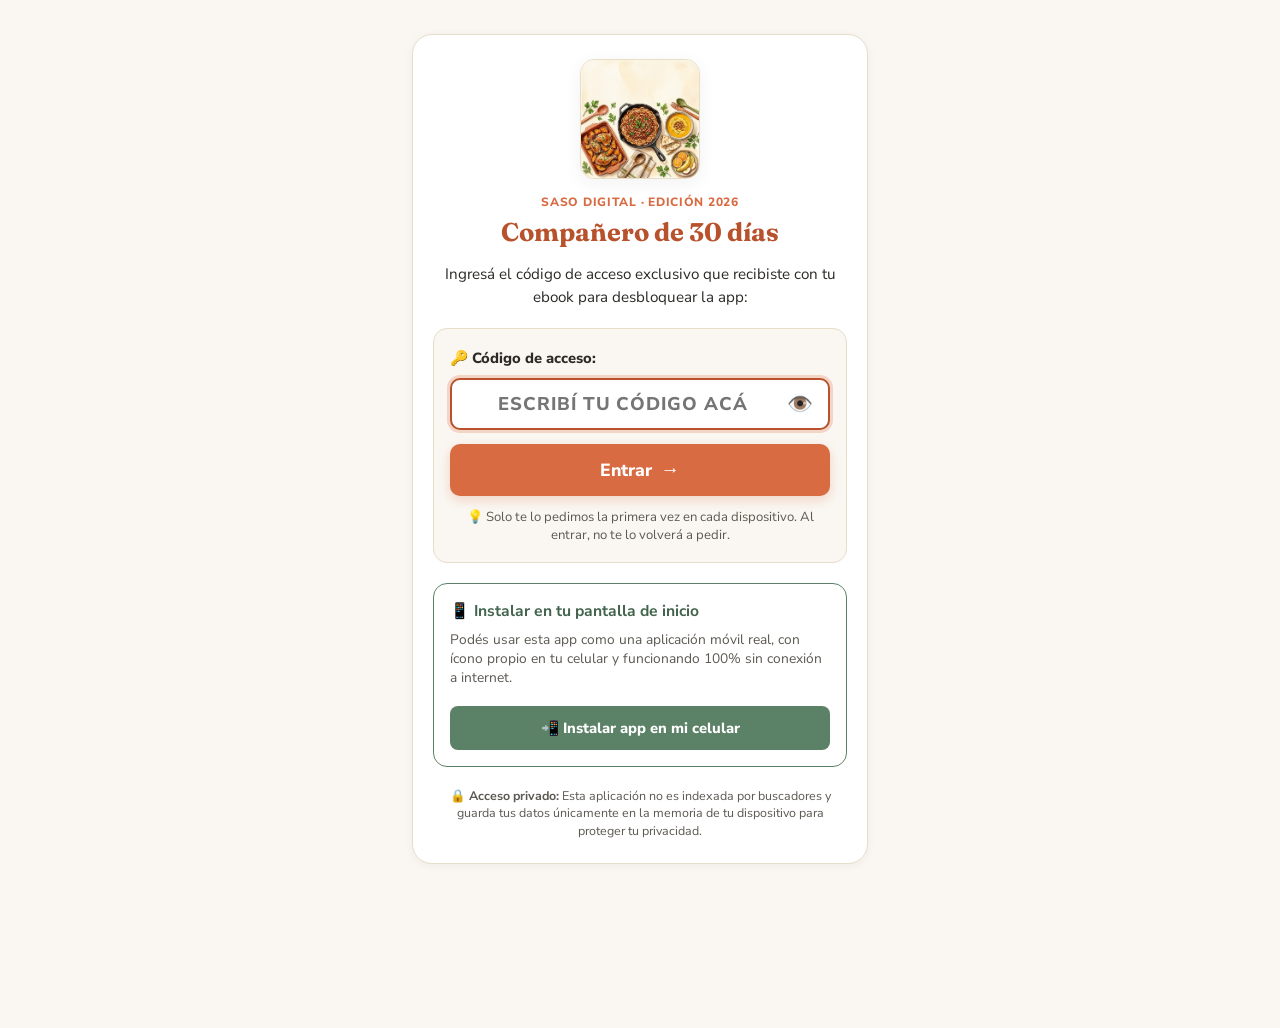
<file: app/index.html>
<!DOCTYPE html>
<html lang="es">
<head>
  <meta charset="UTF-8">
  <meta name="viewport" content="width=device-width, initial-scale=1.0">
  <meta name="robots" content="noindex, nofollow">
  <meta name="theme-color" content="#D96B43">
  <meta name="apple-mobile-web-app-capable" content="yes">
  <meta name="apple-mobile-web-app-status-bar-style" content="default">
  <meta name="apple-mobile-web-app-title" content="Compañero 30">
  <title>Compañero de 30 días · 30 días sin preguntarte qué cocinar · Saso Digital</title>
  <link rel="manifest" href="manifest.json">
  <link rel="apple-touch-icon" href="icono-apple.png">
  <link rel="icon" type="image/png" sizes="192x192" href="icono-192.png">
  <link rel="stylesheet" href="estilos.css">
</head>
<body>

  <!-- CABECERA FIJA CON ACCESO RÁPIDO A PORCIONES Y MODO CHICOS -->
  <header class="top-header no-print">
    <div class="top-header-inner">
      <div>
        <span class="brand-badge">Saso Digital · Edición 2026</span>
        <h1 class="brand-title">Compañero de 30 días</h1>
      </div>

      <div class="header-actions">
        <button type="button" class="portions-pill-btn" onclick="togglePanelPorciones()" aria-label="Configurar porciones del hogar">
          <span>🍽️</span>
          <span id="txtResumenPorcionesHeader">4 personas (base)</span>
          <span style="font-size:0.7rem;">▾</span>
        </button>

        <button type="button" id="btnModoChicos" class="kids-toggle-btn" onclick="toggleModoChicosGlobal()" aria-label="Activar o desactivar Modo con chicos">
          <span id="txtModoChicos">👶 Con chicos</span>
        </button>
      </div>
    </div>
  </header>

  <main class="app-shell">

    <!-- PANEL DESPLEGABLE DE PORCIONES DEL HOGAR -->
    <section id="panelPorcionesGlobal" class="control-panel no-print" style="display:none;" aria-label="Calculadora de porciones">
      <div class="control-panel-title">
        <span>🍽️ Porciones de tu hogar (afecta recetas y compras)</span>
        <button type="button" class="btn-secondary" style="min-height:32px; padding:4px 10px; font-size:0.78rem;" onclick="togglePanelPorciones()">
          Cerrar ✕
        </button>
      </div>

      <div class="quick-portions">
        <button type="button" class="portion-preset-btn" id="preset2" onclick="aplicarPresetPorciones(2)">
          2 personas<br><small style="font-weight:400; font-size:0.75rem;">Mitad (0,5x)</small>
        </button>
        <button type="button" class="portion-preset-btn active" id="preset4" onclick="aplicarPresetPorciones(4)">
          4 personas<br><small style="font-weight:400; font-size:0.75rem;">Receta base (1x)</small>
        </button>
        <button type="button" class="portion-preset-btn" id="preset6" onclick="aplicarPresetPorciones(6)">
          6 personas<br><small style="font-weight:400; font-size:0.75rem;">+50 % (1,5x)</small>
        </button>
      </div>

      <div class="family-counters">
        <div class="counter-box">
          <div class="counter-label">
            Adultos
            <small>1 porción c/u</small>
          </div>
          <div class="counter-controls">
            <button type="button" class="counter-step-btn" onclick="ajustarIntegranteHogar('adultos', -1)">−</button>
            <span class="counter-value" id="valAdultos">4</span>
            <button type="button" class="counter-step-btn" onclick="ajustarIntegranteHogar('adultos', 1)">+</button>
          </div>
        </div>

        <div class="counter-box">
          <div class="counter-label">
            Chicos (&lt; 4 años)
            <small>1/3 a 1/2 porción</small>
          </div>
          <div class="counter-controls">
            <button type="button" class="counter-step-btn" onclick="ajustarIntegranteHogar('menores4', -1)">−</button>
            <span class="counter-value" id="valMenores4">0</span>
            <button type="button" class="counter-step-btn" onclick="ajustarIntegranteHogar('menores4', 1)">+</button>
          </div>
        </div>

        <div class="counter-box">
          <div class="counter-label">
            Chicos (4 a 8 años)
            <small>1/2 a 2/3 porción</small>
          </div>
          <div class="counter-controls">
            <button type="button" class="counter-step-btn" onclick="ajustarIntegranteHogar('chicos4a8', -1)">−</button>
            <span class="counter-value" id="valChicos4a8">0</span>
            <button type="button" class="counter-step-btn" onclick="ajustarIntegranteHogar('chicos4a8', 1)">+</button>
          </div>
        </div>
      </div>

      <div class="portion-disclaimer">
        💡 <strong>Cantidades orientativas:</strong> Se redondean a medidas caseras prácticas (ej. 1/2 cebolla) y actualizan automáticamente tus listas de compras semanales.
      </div>
    </section>

    <!-- CONTENEDOR DINÁMICO DE LAS 10 FUNCIONES -->
    <div id="mainContenidoApp"></div>

    <!-- PIE DE PÁGINA CON AVISO PROFESIONAL -->
    <footer class="legal-footer no-print">
      <strong>Compañero de 30 días · Saso Digital</strong><br>
      <span id="textoAvisoLegal"></span>
    </footer>

  </main>

  <!-- BARRA DE NAVEGACIÓN INFERIOR MÓVIL (5 PESTAÑAS) -->
  <nav class="bottom-nav no-print" aria-label="Navegación principal">
    <div class="bottom-nav-inner">
      <button type="button" class="bottom-tab active" id="tabBottom_hoy" onclick="irAPantalla('hoy')">
        <span class="bottom-tab-icon">🏠</span>
        <span>Hoy</span>
      </button>
      <button type="button" class="bottom-tab" id="tabBottom_calendario" onclick="irAPantalla('calendario')">
        <span class="bottom-tab-icon">📅</span>
        <span>Calendario</span>
      </button>
      <button type="button" class="bottom-tab" id="tabBottom_compras" onclick="irAPantalla('compras')">
        <span class="bottom-tab-icon">🛒</span>
        <span>Compras</span>
      </button>
      <button type="button" class="bottom-tab" id="tabBottom_mis_recetas" onclick="irAPantalla('mis_recetas')">
        <span class="bottom-tab-icon">📒</span>
        <span>Mis recetas</span>
      </button>
      <button type="button" class="bottom-tab" id="tabBottom_extras" onclick="irAPantalla('extras')">
        <span class="bottom-tab-icon">🥐</span>
        <span>Extras</span>
      </button>
      <button type="button" class="bottom-tab" id="tabBottom_seguridad" onclick="irAPantalla('seguridad')">
        <span class="bottom-tab-icon">🛡️</span>
        <span>Seguridad</span>
      </button>
    </div>
  </nav>

  <script src="datos.js?v=2"></script>
  <script src="logica.js?v=2"></script>
  <script src="app.js?v=2"></script>
</body>
</html>
</file>
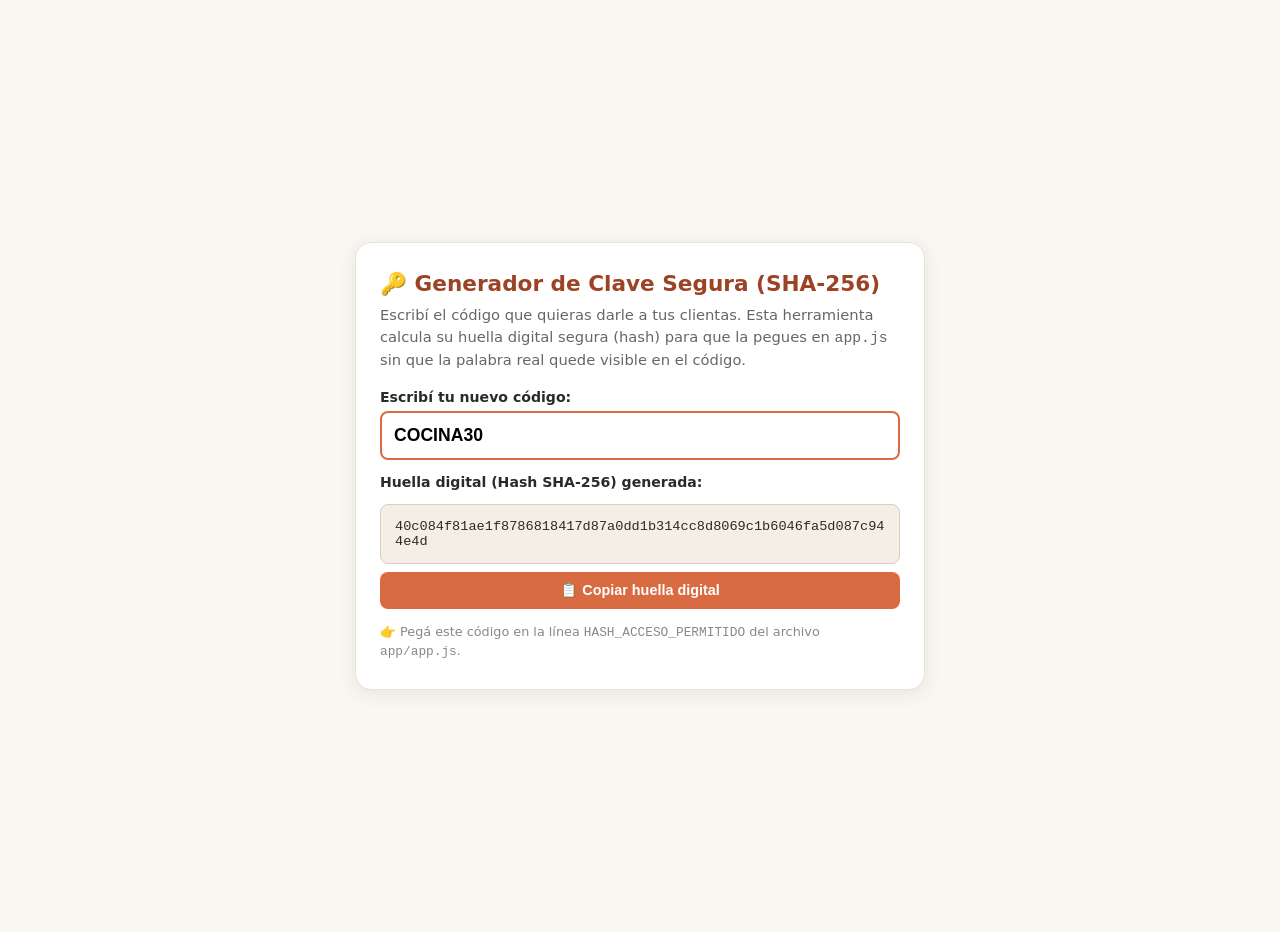
<file: app/generador-codigo.html>
<!DOCTYPE html>
<html lang="es">
<head>
  <meta charset="UTF-8">
  <meta name="viewport" content="width=device-width, initial-scale=1.0">
  <meta name="robots" content="noindex, nofollow">
  <title>Generador de Claves Seguras · Saso Digital</title>
  <style>
    body {
      font-family: system-ui, -apple-system, sans-serif;
      background: #FAF7F2;
      color: #2B2A27;
      display: flex;
      align-items: center;
      justify-content: center;
      min-height: 100vh;
      margin: 0;
      padding: 16px;
    }
    .card {
      background: #FFFFFF;
      max-width: 520px;
      width: 100%;
      padding: 28px 24px;
      border-radius: 16px;
      box-shadow: 0 4px 20px rgba(0,0,0,0.08);
      border: 1px solid #E8E2D8;
    }
    h1 {
      font-size: 1.35rem;
      margin: 0 0 8px 0;
      color: #9C4325;
    }
    p {
      font-size: 0.92rem;
      color: #666;
      line-height: 1.5;
      margin: 0 0 18px 0;
    }
    label {
      font-weight: 700;
      font-size: 0.88rem;
      display: block;
      margin-bottom: 6px;
    }
    input {
      width: 100%;
      box-sizing: border-box;
      padding: 12px;
      font-size: 1.1rem;
      font-weight: 700;
      text-transform: uppercase;
      border: 2px solid #D96B43;
      border-radius: 8px;
      margin-bottom: 14px;
    }
    .result-box {
      background: #F4EFE6;
      padding: 14px;
      border-radius: 8px;
      margin-top: 14px;
      word-break: break-all;
      font-family: monospace;
      font-size: 0.85rem;
      border: 1px solid #D9CFC1;
    }
    button {
      background: #D96B43;
      color: #FFFFFF;
      border: none;
      padding: 10px 16px;
      border-radius: 8px;
      font-weight: 700;
      cursor: pointer;
      font-size: 0.9rem;
      margin-top: 8px;
      width: 100%;
    }
    button:hover {
      background: #9C4325;
    }
  </style>
</head>
<body>

  <div class="card">
    <h1>🔑 Generador de Clave Segura (SHA-256)</h1>
    <p>Escribí el código que quieras darle a tus clientas. Esta herramienta calcula su huella digital segura (hash) para que la pegues en <code>app.js</code> sin que la palabra real quede visible en el código.</p>

    <label for="codigoInput">Escribí tu nuevo código:</label>
    <input type="text" id="codigoInput" value="COCINA30" placeholder="Ej: COCINA30" oninput="generarHash()">

    <label>Huella digital (Hash SHA-256) generada:</label>
    <div class="result-box" id="resultadoHash"></div>

    <button type="button" onclick="copiarHash()">📋 Copiar huella digital</button>

    <div style="font-size:0.8rem; color:#888; margin-top:14px; line-height:1.4;">
      👉 Pegá este código en la línea <code>HASH_ACCESO_PERMITIDO</code> del archivo <code>app/app.js</code>.
    </div>
  </div>

  <script>
    async function sha256(cadena) {
      const buffer = new TextEncoder().encode(cadena);
      const hashBuffer = await crypto.subtle.digest("SHA-256", buffer);
      const hashArray = Array.from(new Uint8Array(hashBuffer));
      return hashArray.map(b => b.toString(16).padStart(2, "0")).join("");
    }

    async function generarHash() {
      const texto = document.getElementById("codigoInput").value.trim().toUpperCase();
      const hash = await sha256(texto);
      document.getElementById("resultadoHash").textContent = hash;
    }

    function copiarHash() {
      const hash = document.getElementById("resultadoHash").textContent;
      navigator.clipboard.writeText(hash).then(() => {
        alert("¡Huella copiada al portapapeles!");
      });
    }

    generarHash();
  </script>

</body>
</html>
</file>
<file: app/estilos.css>
/* ==========================================================================
   COMPAÑERO DE 30 DÍAS · SASO DIGITAL (EDICIÓN 2026)
   Hoja de estilos Mobile-First (360px a escritorio) · Identidad Visual Ebook
   ========================================================================== */

@font-face {
  font-family: 'Fraunces';
  src: url('fuentes/Fraunces.ttf') format('truetype');
  font-weight: 400 700;
  font-display: swap;
}

@font-face {
  font-family: 'Nunito Sans';
  src: url('fuentes/NunitoSans.ttf') format('truetype');
  font-weight: 400 600 700 800;
  font-display: swap;
}

:root {
  --bg-cream: #FAF7F2;
  --bg-card: #FFFFFF;
  --bg-subtle: #F4EFE6;
  --text-dark: #2B2A27;
  --text-muted: #5C5852;
  --border-soft: #E6DEC8;
  --accent-terracotta: #D96B43;
  --accent-terracotta-dark: #B8522D;
  --accent-terracotta-light: #F7EBE4;
  --accent-sage: #5B8266;
  --accent-sage-dark: #43644C;
  --accent-sage-light: #EBF2EC;
  --accent-mustard: #D99B38;
  --accent-mustard-light: #FDF5E6;
  --alert-orange-bg: #FFF7ED;
  --alert-orange-border: #F97316;
  --alert-orange-text: #9A3412;
  --radius-sm: 8px;
  --radius-md: 14px;
  --radius-lg: 20px;
  --shadow-soft: 0 4px 18px rgba(43, 42, 39, 0.06);
  --shadow-card: 0 2px 10px rgba(43, 42, 39, 0.05);
}

*, *::before, *::after {
  box-sizing: border-box;
}

html {
  font-size: 16px;
  -webkit-text-size-adjust: 100%;
  scroll-behavior: smooth;
}

body {
  margin: 0;
  padding: 0;
  font-family: 'Nunito Sans', -apple-system, BlinkMacSystemFont, 'Segoe UI', Roboto, sans-serif;
  background-color: var(--bg-cream);
  color: var(--text-dark);
  line-height: 1.5;
  padding-bottom: 92px; /* Espacio para la barra inferior móvil */
}

h1, h2, h3, .serif-title {
  font-family: 'Fraunces', Georgia, serif;
  color: var(--text-dark);
  line-height: 1.2;
  margin-top: 0;
}

/* Contenedor principal centrado */
.app-shell {
  max-width: 680px;
  margin: 0 auto;
  padding: 14px 14px 32px;
}

/* Cabecera editorial cálida */
.top-header {
  background: var(--bg-card);
  border-bottom: 1px solid var(--border-soft);
  padding: 12px 16px;
  position: sticky;
  top: 0;
  z-index: 40;
  box-shadow: 0 2px 8px rgba(43, 42, 39, 0.04);
}

.top-header-inner {
  max-width: 680px;
  margin: 0 auto;
  display: flex;
  align-items: center;
  justify-content: space-between;
  gap: 10px;
}

.brand-badge {
  font-size: 0.75rem;
  font-weight: 800;
  text-transform: uppercase;
  letter-spacing: 0.06em;
  color: var(--accent-terracotta);
  display: block;
}

.brand-title {
  font-family: 'Fraunces', Georgia, serif;
  font-size: 1.15rem;
  font-weight: 700;
  margin: 0;
  color: var(--text-dark);
}

/* Interruptor Modo con Chicos en cabecera */
.kids-toggle-btn {
  display: inline-flex;
  align-items: center;
  gap: 6px;
  min-height: 44px;
  padding: 8px 14px;
  border-radius: 999px;
  border: 1.5px solid var(--border-soft);
  background: var(--bg-cream);
  color: var(--text-dark);
  font-family: inherit;
  font-size: 0.88rem;
  font-weight: 700;
  cursor: pointer;
  transition: all 0.18s ease;
  white-space: nowrap;
}

.kids-toggle-btn.active {
  background: var(--accent-sage-light);
  border-color: var(--accent-sage);
  color: var(--accent-sage-dark);
}

/* Tarjeta de control de porciones */
.control-panel {
  background: var(--bg-card);
  border: 1px solid var(--border-soft);
  border-radius: var(--radius-md);
  padding: 16px;
  margin-bottom: 16px;
  box-shadow: var(--shadow-card);
}

.control-panel-title {
  font-size: 0.95rem;
  font-weight: 800;
  color: var(--accent-sage-dark);
  margin: 0 0 10px 0;
  display: flex;
  align-items: center;
  justify-content: space-between;
  flex-wrap: wrap;
  gap: 6px;
}

.quick-portions {
  display: grid;
  grid-template-columns: repeat(3, 1fr);
  gap: 8px;
  margin-bottom: 12px;
}

.portion-preset-btn {
  min-height: 46px;
  border-radius: var(--radius-sm);
  border: 1.5px solid var(--border-soft);
  background: var(--bg-cream);
  color: var(--text-dark);
  font-family: inherit;
  font-size: 0.9rem;
  font-weight: 700;
  cursor: pointer;
  padding: 6px 8px;
  transition: all 0.15s ease;
}

.portion-preset-btn.active {
  background: var(--accent-terracotta);
  border-color: var(--accent-terracotta);
  color: #FFFFFF;
}

.family-counters {
  display: grid;
  grid-template-columns: repeat(3, 1fr);
  gap: 8px;
  padding-top: 8px;
  border-top: 1px dashed var(--border-soft);
}

@media (max-width: 420px) {
  .family-counters {
    grid-template-columns: 1fr;
  }
}

.counter-box {
  background: var(--bg-cream);
  border-radius: var(--radius-sm);
  padding: 8px 10px;
  display: flex;
  align-items: center;
  justify-content: space-between;
  gap: 8px;
}

.counter-label {
  font-size: 0.85rem;
  font-weight: 700;
  line-height: 1.2;
}

.counter-label small {
  display: block;
  font-weight: 400;
  font-size: 0.76rem;
  color: var(--text-muted);
}

.counter-controls {
  display: inline-flex;
  align-items: center;
  gap: 6px;
}

.counter-step-btn {
  width: 38px;
  height: 38px;
  border-radius: 8px;
  border: 1px solid var(--border-soft);
  background: #FFFFFF;
  color: var(--text-dark);
  font-size: 1.15rem;
  font-weight: 800;
  cursor: pointer;
  display: inline-flex;
  align-items: center;
  justify-content: center;
}

.counter-value {
  min-width: 22px;
  text-align: center;
  font-weight: 800;
  font-size: 1rem;
}

.portion-disclaimer {
  margin-top: 10px;
  font-size: 0.8rem;
  color: var(--text-muted);
  background: var(--bg-subtle);
  padding: 8px 12px;
  border-radius: var(--radius-sm);
}

/* Selector horizontal de las 5 recetas de muestra (Fase 1) */
.sample-selector {
  display: flex;
  gap: 8px;
  overflow-x: auto;
  padding-bottom: 8px;
  margin-bottom: 14px;
  -webkit-overflow-scrolling: touch;
}

.sample-tab-btn {
  min-height: 46px;
  padding: 8px 14px;
  border-radius: 999px;
  border: 1.5px solid var(--border-soft);
  background: var(--bg-card);
  color: var(--text-dark);
  font-family: inherit;
  font-size: 0.88rem;
  font-weight: 700;
  cursor: pointer;
  white-space: nowrap;
  flex-shrink: 0;
  transition: all 0.15s ease;
}

.sample-tab-btn.active {
  background: var(--accent-sage);
  border-color: var(--accent-sage);
  color: #FFFFFF;
}

/* ==========================================================================
   FICHA DE RECETA (DISEÑO EDITORIAL INTERACTIVO)
   ========================================================================== */
.recipe-card {
  background: var(--bg-card);
  border: 1px solid var(--border-soft);
  border-radius: var(--radius-lg);
  overflow: hidden;
  box-shadow: var(--shadow-soft);
  margin-bottom: 20px;
}

.recipe-hero {
  position: relative;
  background: #F6F1E9;
  border-bottom: 1px solid var(--border-soft);
}

.recipe-hero img {
  width: 100%;
  max-height: 250px;
  object-fit: contain;
  display: block;
  margin: 0 auto;
}

.recipe-hero-placeholder {
  padding: 24px 20px;
  background: linear-gradient(135deg, var(--accent-sage-light), var(--accent-mustard-light));
  text-align: center;
}

.recipe-body {
  padding: 18px 16px 22px;
}

.recipe-tags-row {
  display: flex;
  flex-wrap: wrap;
  gap: 6px;
  margin-bottom: 10px;
}

.tag-chip {
  font-size: 0.76rem;
  font-weight: 800;
  padding: 4px 10px;
  border-radius: 999px;
  text-transform: uppercase;
  letter-spacing: 0.03em;
}

.tag-chip.protein {
  background: var(--accent-terracotta-light);
  color: var(--accent-terracotta-dark);
}

.tag-chip.kids {
  background: var(--accent-sage-light);
  color: var(--accent-sage-dark);
}

.tag-chip.batch {
  background: var(--accent-mustard-light);
  color: #85581A;
  border: 1px solid #F3D299;
}

.recipe-title {
  font-size: 1.45rem;
  margin: 0 0 12px 0;
  color: var(--text-dark);
}

/* Píldoras de tiempo, dificultad y kcal */
.recipe-meta-grid {
  display: grid;
  grid-template-columns: repeat(3, 1fr);
  gap: 8px;
  margin-bottom: 16px;
}

.meta-pill {
  background: var(--bg-cream);
  border: 1px solid var(--border-soft);
  border-radius: var(--radius-sm);
  padding: 8px 10px;
  text-align: center;
}

.meta-pill-label {
  display: block;
  font-size: 0.74rem;
  color: var(--text-muted);
  text-transform: uppercase;
  font-weight: 700;
}

.meta-pill-val {
  font-size: 0.95rem;
  font-weight: 800;
  color: var(--text-dark);
}

/* Botón interactivo cuando una receta usa la Base de pollo */
.base-link-banner {
  background: var(--accent-mustard-light);
  border: 1.5px solid #F0C987;
  border-radius: var(--radius-sm);
  padding: 10px 14px;
  margin-bottom: 16px;
  display: flex;
  align-items: center;
  justify-content: space-between;
  gap: 10px;
  flex-wrap: wrap;
}

.base-link-btn {
  min-height: 40px;
  padding: 6px 12px;
  border-radius: 8px;
  border: none;
  background: var(--accent-terracotta);
  color: #FFFFFF;
  font-family: inherit;
  font-weight: 700;
  font-size: 0.85rem;
  cursor: pointer;
}

/* Bloques de Ingredientes y Preparación */
.section-subtitle {
  font-size: 0.92rem;
  font-weight: 800;
  text-transform: uppercase;
  letter-spacing: 0.05em;
  color: var(--accent-sage-dark);
  border-bottom: 2px solid var(--border-soft);
  padding-bottom: 6px;
  margin: 18px 0 12px 0;
  display: flex;
  align-items: center;
  justify-content: space-between;
}

.ing-list {
  list-style: none;
  padding: 0;
  margin: 0 0 18px 0;
}

.ing-item {
  display: flex;
  align-items: center;
  justify-content: space-between;
  gap: 10px;
  padding: 10px 8px;
  border-bottom: 1px dotted var(--border-soft);
  cursor: pointer;
  min-height: 46px;
  border-radius: 6px;
  transition: background 0.12s ease;
}

.ing-item:hover {
  background: var(--bg-cream);
}

.ing-item.checked {
  opacity: 0.55;
  text-decoration: line-through;
}

.ing-left {
  display: flex;
  align-items: center;
  gap: 10px;
  font-size: 1rem;
}

.ing-checkbox {
  width: 22px;
  height: 22px;
  border-radius: 6px;
  border: 2px solid var(--accent-sage);
  display: inline-flex;
  align-items: center;
  justify-content: center;
  flex-shrink: 0;
  background: #FFFFFF;
  color: #FFFFFF;
  font-size: 0.85rem;
  font-weight: 800;
}

.ing-item.checked .ing-checkbox {
  background: var(--accent-sage);
}

.ing-qty {
  font-weight: 800;
  color: var(--accent-terracotta-dark);
  font-size: 1rem;
  white-space: nowrap;
}

/* Pasos de preparación */
.steps-list {
  list-style: none;
  padding: 0;
  margin: 0 0 18px 0;
  counter-reset: step-counter;
}

.step-item {
  position: relative;
  padding: 12px 12px 12px 48px;
  background: var(--bg-cream);
  border-radius: var(--radius-sm);
  margin-bottom: 10px;
  font-size: 1rem;
  line-height: 1.5;
}

.step-num {
  position: absolute;
  left: 12px;
  top: 12px;
  width: 26px;
  height: 26px;
  border-radius: 50%;
  background: var(--accent-terracotta);
  color: #FFFFFF;
  font-weight: 800;
  font-size: 0.85rem;
  display: flex;
  align-items: center;
  justify-content: center;
}

/* Recuadros editoriales de seguridad, señales y variantes (igual que el ebook) */
.info-box {
  padding: 12px 14px;
  border-radius: var(--radius-sm);
  margin-bottom: 10px;
  font-size: 0.94rem;
  line-height: 1.45;
  border-left: 4px solid #CCC;
}

.info-box strong {
  display: block;
  margin-bottom: 2px;
}

.info-box.cue-brown {
  background: #FAF4ED;
  border-left-color: #D97706;
  color: #78350F;
}

.info-box.cue-green {
  background: #F0FDF4;
  border-left-color: #22C55E;
  color: #166534;
}

.info-box.cue-orange {
  background: var(--alert-orange-bg);
  border-left-color: var(--alert-orange-border);
  color: var(--alert-orange-text);
}

.info-box.cue-fridge {
  background: #F8FAFC;
  border-left-color: #64748B;
  color: #334155;
}

.variants-grid {
  display: grid;
  grid-template-columns: 1fr 1fr;
  gap: 10px;
  margin: 12px 0;
}

@media (max-width: 480px) {
  .variants-grid {
    grid-template-columns: 1fr;
  }
}

.variant-card {
  background: var(--bg-cream);
  border: 1.5px solid var(--border-soft);
  border-radius: var(--radius-sm);
  padding: 12px 14px;
  font-size: 0.94rem;
}

.variant-card.kids-highlighted {
  background: var(--accent-sage-light);
  border-color: var(--accent-sage);
  box-shadow: 0 0 0 2px rgba(91, 130, 102, 0.18);
}

.variant-card strong {
  display: block;
  color: var(--accent-terracotta-dark);
  margin-bottom: 4px;
}

.variant-card.kids-highlighted strong {
  color: var(--accent-sage-dark);
}

/* Botón principal de acción (Hecho) */
.done-meal-btn {
  width: 100%;
  min-height: 52px;
  border-radius: var(--radius-md);
  border: 2px solid var(--accent-sage);
  background: #FFFFFF;
  color: var(--accent-sage-dark);
  font-family: inherit;
  font-size: 1.05rem;
  font-weight: 800;
  cursor: pointer;
  display: flex;
  align-items: center;
  justify-content: center;
  gap: 8px;
  margin-top: 14px;
  transition: all 0.18s ease;
}

.done-meal-btn.completed {
  background: var(--accent-sage);
  color: #FFFFFF;
}

/* Pie legal y nutricional permanente */
.legal-footer {
  margin-top: 24px;
  padding: 14px 16px;
  background: var(--bg-subtle);
  border: 1px solid var(--border-soft);
  border-radius: var(--radius-md);
  font-size: 0.82rem;
  color: var(--text-muted);
  line-height: 1.45;
}



/* ==========================================================================
   ESTILOS FASE 2: NAVEGACIÓN, CAMBIO DE COMIDA, DEPENDENCIAS Y COMPRAS
   ========================================================================== */

.phase-nav {
  display: grid;
  grid-template-columns: repeat(3, 1fr);
  gap: 8px;
  margin-bottom: 16px;
}

.phase-nav-btn {
  min-height: 48px;
  border-radius: var(--radius-sm);
  border: 1.5px solid var(--border-soft);
  background: var(--bg-card);
  color: var(--text-dark);
  font-family: inherit;
  font-size: 0.88rem;
  font-weight: 800;
  cursor: pointer;
  padding: 8px 6px;
  text-align: center;
  transition: all 0.15s ease;
}

.phase-nav-btn.active {
  background: var(--accent-terracotta);
  border-color: var(--accent-terracotta);
  color: #FFFFFF;
  box-shadow: 0 3px 10px rgba(217, 107, 67, 0.25);
}

/* Tarjetas de turnos del día (Almuerzo / Cena) */
.day-slot-card {
  background: var(--bg-card);
  border: 1.5px solid var(--border-soft);
  border-radius: var(--radius-md);
  padding: 16px;
  margin-bottom: 14px;
  box-shadow: var(--shadow-card);
}

.day-slot-header {
  display: flex;
  align-items: center;
  justify-content: space-between;
  gap: 8px;
  margin-bottom: 8px;
  flex-wrap: wrap;
}

.slot-moment-badge {
  font-size: 0.8rem;
  font-weight: 800;
  text-transform: uppercase;
  letter-spacing: 0.05em;
  color: var(--accent-terracotta-dark);
}

.slot-recipe-name {
  font-family: 'Fraunces', Georgia, serif;
  font-size: 1.2rem;
  margin: 0 0 8px 0;
  color: var(--text-dark);
}

.slot-badges-row {
  display: flex;
  flex-wrap: wrap;
  gap: 6px;
  margin-bottom: 12px;
}

.slot-actions-row {
  display: flex;
  gap: 8px;
  flex-wrap: wrap;
}

.btn-secondary, .btn-primary-sm {
  min-height: 44px;
  padding: 8px 14px;
  border-radius: var(--radius-sm);
  font-family: inherit;
  font-size: 0.9rem;
  font-weight: 700;
  cursor: pointer;
  display: inline-flex;
  align-items: center;
  justify-content: center;
  gap: 6px;
  transition: all 0.15s ease;
}

.btn-secondary {
  border: 1.5px solid var(--border-soft);
  background: var(--bg-cream);
  color: var(--text-dark);
}

.btn-primary-sm {
  border: 1.5px solid var(--accent-sage);
  background: var(--accent-sage);
  color: #FFFFFF;
}

/* Panel desplegable de Cambio de Comida y Dependencias */
.swap-panel {
  margin-top: 14px;
  padding-top: 14px;
  border-top: 2px dashed var(--border-soft);
}

.dependency-alert {
  background: #FFFBEB;
  border: 1.5px solid #F59E0B;
  border-left: 5px solid #D97706;
  border-radius: var(--radius-sm);
  padding: 12px 14px;
  margin-bottom: 12px;
  font-size: 0.92rem;
  color: #78350F;
}

.dependency-alert strong {
  display: block;
  margin-bottom: 4px;
  font-size: 0.95rem;
}

.alt-option-card {
  background: var(--bg-cream);
  border: 1.5px solid var(--border-soft);
  border-radius: var(--radius-sm);
  padding: 12px;
  margin-bottom: 8px;
  display: flex;
  align-items: center;
  justify-content: space-between;
  gap: 10px;
  flex-wrap: wrap;
}

.alt-option-info h4 {
  margin: 0 0 4px 0;
  font-size: 1rem;
  color: var(--text-dark);
}

.alt-option-meta {
  font-size: 0.82rem;
  color: var(--text-muted);
  font-weight: 600;
}

/* ==========================================================================
   LISTA DE COMPRAS POR SEMANA Y POR SECTOR
   ========================================================================== */
.week-selector-bar {
  display: flex;
  gap: 8px;
  overflow-x: auto;
  padding-bottom: 8px;
  margin-bottom: 14px;
}

.shop-actions-bar {
  display: flex;
  gap: 8px;
  flex-wrap: wrap;
  margin-bottom: 16px;
}

.shop-sector-card {
  background: var(--bg-card);
  border: 1px solid var(--border-soft);
  border-radius: var(--radius-md);
  padding: 14px 16px;
  margin-bottom: 14px;
  box-shadow: var(--shadow-card);
}

.shop-sector-title {
  font-size: 1rem;
  font-weight: 800;
  color: var(--accent-terracotta-dark);
  border-bottom: 2px solid var(--border-soft);
  padding-bottom: 6px;
  margin: 0 0 10px 0;
  display: flex;
  align-items: center;
  justify-content: space-between;
}

.shop-row {
  display: flex;
  align-items: center;
  justify-content: space-between;
  gap: 10px;
  padding: 10px 6px;
  border-bottom: 1px dotted var(--border-soft);
  min-height: 48px;
}

.shop-row:last-child {
  border-bottom: none;
}

.shop-row.status-tengo {
  opacity: 0.5;
  background: #F8FAFC;
  border-radius: 6px;
}

.shop-row.status-comprado {
  opacity: 0.55;
  text-decoration: line-through;
}

.shop-item-main {
  display: flex;
  align-items: center;
  gap: 10px;
  flex: 1;
  cursor: pointer;
}

.shop-item-text strong {
  color: var(--text-dark);
  font-size: 0.98rem;
}

.shop-item-qty {
  color: var(--accent-terracotta-dark);
  font-weight: 800;
  font-size: 0.95rem;
}

.shop-item-detail {
  display: block;
  font-size: 0.78rem;
  color: var(--text-muted);
}

.btn-tengo {
  min-height: 36px;
  padding: 4px 10px;
  border-radius: 999px;
  border: 1.5px solid var(--border-soft);
  background: var(--bg-cream);
  color: var(--text-muted);
  font-family: inherit;
  font-size: 0.78rem;
  font-weight: 700;
  cursor: pointer;
  white-space: nowrap;
  flex-shrink: 0;
}

.btn-tengo.active {
  background: var(--accent-sage-light);
  border-color: var(--accent-sage);
  color: var(--accent-sage-dark);
}

/* Vista de impresión limpia para la lista de compras */
@media print {
  .top-header, .phase-nav, .control-panel, .week-selector-bar, .shop-actions-bar, .btn-tengo, .no-print {
    display: none !important;
  }
  body {
    background: #FFFFFF !important;
    padding: 0 !important;
  }
  .app-shell {
    max-width: 100% !important;
    padding: 0 !important;
  }
  .shop-sector-card {
    box-shadow: none !important;
    break-inside: avoid;
    page-break-inside: avoid;
    border: 1px solid #CCC !important;
    margin-bottom: 10px !important;
  }
  .shop-row.status-tengo {
    display: none !important; /* No imprimir lo que ya tiene en casa */
  }
}


/* ==========================================================================
   ESTILOS FASE 3: BARRA INFERIOR MÓVIL, HOY, PROGRESO, HOY NO PUEDO,
   CALENDARIO SEMANAL, CICLO EXTRAS Y SEGURIDAD ALIMENTARIA
   ========================================================================== */

/* Barra de navegación inferior fija (Mobile-First, cómoda con 1 mano) */
.bottom-nav {
  position: fixed;
  bottom: 0;
  left: 0;
  right: 0;
  background: var(--bg-card);
  border-top: 1.5px solid var(--border-soft);
  box-shadow: 0 -4px 16px rgba(43, 42, 39, 0.08);
  z-index: 50;
  padding: 4px 6px calc(4px + env(safe-area-inset-bottom, 0px));
}

.bottom-nav-inner {
  max-width: 680px;
  margin: 0 auto;
  display: grid;
  grid-template-columns: repeat(6, 1fr);
  gap: 2px;
}

@media (max-width: 480px) {
  .ing-form-row {
    grid-template-columns: 1fr 1fr !important;
    background: var(--bg-cream);
    padding: 8px;
    border-radius: 8px;
    border: 1px solid var(--border-soft);
  }
  .ing-form-row input:first-child {
    grid-column: span 2;
  }
}

.bottom-tab {
  min-height: 54px;
  border: none;
  background: transparent;
  color: var(--text-muted);
  font-family: inherit;
  font-size: 0.75rem;
  font-weight: 700;
  border-radius: var(--radius-sm);
  cursor: pointer;
  display: flex;
  flex-direction: column;
  align-items: center;
  justify-content: center;
  gap: 2px;
  padding: 4px 2px;
  transition: all 0.15s ease;
}

.bottom-tab .tab-icon {
  font-size: 1.25rem;
  line-height: 1;
}

.bottom-tab.active {
  background: var(--accent-terracotta-light);
  color: var(--accent-terracotta-dark);
  font-weight: 800;
}

/* Botón rescate "¡Hoy no puedo!" */
.sos-banner-btn {
  width: 100%;
  min-height: 54px;
  background: linear-gradient(135deg, #D96B43, #C2532B);
  color: #FFFFFF;
  border: none;
  border-radius: var(--radius-md);
  padding: 12px 16px;
  font-family: inherit;
  font-size: 1rem;
  font-weight: 800;
  cursor: pointer;
  display: flex;
  align-items: center;
  justify-content: space-between;
  gap: 10px;
  box-shadow: 0 4px 14px rgba(217, 107, 67, 0.28);
  margin-bottom: 16px;
  text-align: left;
}

.sos-banner-btn small {
  display: block;
  font-weight: 600;
  font-size: 0.82rem;
  opacity: 0.92;
}

/* Tarjeta de Progreso Sin Culpa */
.progress-card {
  background: var(--bg-card);
  border: 1px solid var(--border-soft);
  border-radius: var(--radius-md);
  padding: 16px;
  margin-bottom: 16px;
  box-shadow: var(--shadow-card);
}

.progress-header {
  display: flex;
  align-items: center;
  justify-content: space-between;
  gap: 8px;
  margin-bottom: 8px;
  flex-wrap: wrap;
}

.progress-bar-track {
  width: 100%;
  height: 12px;
  background: var(--bg-subtle);
  border-radius: 999px;
  overflow: hidden;
  margin-bottom: 10px;
}

.progress-bar-fill {
  height: 100%;
  background: linear-gradient(90deg, var(--accent-sage), #74A182);
  border-radius: 999px;
  transition: width 0.3s ease;
}

.progress-encourage {
  font-size: 0.92rem;
  color: var(--text-dark);
  margin-bottom: 10px;
}

.date-config-row {
  display: flex;
  align-items: center;
  justify-content: space-between;
  gap: 8px;
  flex-wrap: wrap;
  padding-top: 10px;
  border-top: 1px dashed var(--border-soft);
  font-size: 0.85rem;
}

.date-input {
  min-height: 40px;
  padding: 6px 10px;
  border-radius: 8px;
  border: 1.5px solid var(--border-soft);
  background: var(--bg-cream);
  font-family: inherit;
  font-size: 0.88rem;
  font-weight: 700;
  color: var(--text-dark);
}

/* Tarjetas visuales de comida en pantalla HOY */
.today-meal-card {
  background: var(--bg-card);
  border: 1.5px solid var(--border-soft);
  border-radius: var(--radius-lg);
  overflow: hidden;
  margin-bottom: 16px;
  box-shadow: var(--shadow-soft);
}

.today-meal-card.meal-done {
  border-color: var(--accent-sage);
  background: #FAFCFA;
}

.today-meal-top {
  display: flex;
  gap: 14px;
  padding: 16px;
  align-items: center;
}

@media (max-width: 400px) {
  .today-meal-top {
    flex-direction: column;
    align-items: stretch;
  }
}

.today-meal-thumb {
  width: 96px;
  height: 96px;
  border-radius: var(--radius-md);
  object-fit: cover;
  background: var(--bg-cream);
  border: 1px solid var(--border-soft);
  flex-shrink: 0;
}

@media (max-width: 400px) {
  .today-meal-thumb {
    width: 100%;
    height: 150px;
    object-fit: contain;
  }
}

.today-meal-actions {
  display: grid;
  grid-template-columns: 1fr 1fr 1fr;
  gap: 8px;
  padding: 0 16px 16px;
}

@media (max-width: 420px) {
  .today-meal-actions {
    grid-template-columns: 1fr 1fr;
  }
  .today-meal-actions .btn-hecho-slot {
    grid-column: span 2;
  }
}

.btn-hecho-slot {
  min-height: 46px;
  border-radius: var(--radius-sm);
  border: 2px solid var(--accent-sage);
  background: #FFFFFF;
  color: var(--accent-sage-dark);
  font-family: inherit;
  font-size: 0.92rem;
  font-weight: 800;
  cursor: pointer;
  display: inline-flex;
  align-items: center;
  justify-content: center;
  gap: 6px;
}

.btn-hecho-slot.done {
  background: var(--accent-sage);
  color: #FFFFFF;
}

/* Chips de ingredientes para "Hoy no puedo" */
.pantry-chips-grid {
  display: flex;
  flex-wrap: wrap;
  gap: 8px;
  margin: 12px 0 16px;
}

.pantry-chip-btn {
  min-height: 42px;
  padding: 8px 12px;
  border-radius: 999px;
  border: 1.5px solid var(--border-soft);
  background: var(--bg-cream);
  color: var(--text-dark);
  font-family: inherit;
  font-size: 0.88rem;
  font-weight: 700;
  cursor: pointer;
  transition: all 0.14s ease;
}

.pantry-chip-btn.selected {
  background: var(--accent-terracotta);
  border-color: var(--accent-terracotta);
  color: #FFFFFF;
}

/* Tabla / Tarjetas de Ciclo de Extras (A, B, C) */
.cycle-card {
  background: var(--bg-card);
  border: 1.5px solid var(--border-soft);
  border-radius: var(--radius-md);
  padding: 16px;
  margin-bottom: 14px;
  box-shadow: var(--shadow-card);
}

.cycle-day-badge {
  display: inline-block;
  background: var(--accent-terracotta);
  color: #FFFFFF;
  font-weight: 800;
  font-size: 0.85rem;
  padding: 4px 12px;
  border-radius: 999px;
  margin-bottom: 10px;
}

.cycle-slot-row {
  display: flex;
  align-items: center;
  justify-content: space-between;
  gap: 10px;
  padding: 10px 0;
  border-bottom: 1px dotted var(--border-soft);
}

.cycle-slot-row:last-child {
  border-bottom: none;
}

/* Acordeones o tarjetas de Seguridad Alimentaria */
.safety-card {
  background: var(--bg-card);
  border: 1px solid var(--border-soft);
  border-radius: var(--radius-md);
  padding: 16px;
  margin-bottom: 14px;
  box-shadow: var(--shadow-card);
}

.safety-card h3 {
  font-size: 1.15rem;
  color: var(--accent-terracotta-dark);
  margin: 0 0 8px 0;
}

.safety-rule-item {
  background: var(--bg-cream);
  border-left: 4px solid var(--accent-sage);
  border-radius: var(--radius-sm);
  padding: 10px 12px;
  margin-bottom: 8px;
}

.safety-rule-item strong {
  display: block;
  color: var(--text-dark);
  margin-bottom: 2px;
}

@media print {
  .bottom-nav, .sos-banner-btn, .progress-card {
    display: none !important;
  }
}

/* ==========================================================================
   PANTALLA DE ACCESO Y BIENVENIDA (GATE COCINA30 + PWA)
   ========================================================================== */
.access-gate-wrapper {
  max-width: 480px;
  margin: 20px auto 40px;
  padding: 0 12px;
  box-sizing: border-box;
}

.access-gate-card {
  background: var(--bg-card);
  border: 1.5px solid var(--border-soft);
  border-radius: var(--radius-lg);
  padding: 24px 20px;
  box-shadow: var(--shadow-card);
  text-align: center;
}

.access-gate-thumb {
  width: 120px;
  height: 120px;
  border-radius: var(--radius-md);
  object-fit: cover;
  margin: 0 auto 14px;
  display: block;
  box-shadow: var(--shadow-soft);
  border: 1px solid var(--border-soft);
}

.access-gate-title {
  font-family: 'Fraunces', serif;
  font-size: 1.6rem;
  color: var(--accent-terracotta-dark);
  margin: 6px 0 10px;
}

.access-gate-text {
  font-size: 0.95rem;
  color: var(--text-dark);
  line-height: 1.5;
  margin-bottom: 20px;
}

.access-form-box {
  background: var(--bg-cream);
  border: 1.5px solid var(--border-soft);
  border-radius: var(--radius-md);
  padding: 18px 16px;
  margin-bottom: 20px;
  text-align: left;
}

.access-label {
  font-weight: 800;
  font-size: 0.92rem;
  display: block;
  margin-bottom: 8px;
  color: var(--text-dark);
}

.access-input-group {
  position: relative;
  display: flex;
  align-items: center;
  margin-bottom: 14px;
}

.access-input {
  width: 100%;
  min-height: 52px;
  padding: 10px 48px 10px 14px;
  border-radius: 10px;
  border: 2.5px solid var(--accent-terracotta);
  font-family: inherit;
  font-size: 1.15rem;
  font-weight: 800;
  text-transform: uppercase;
  letter-spacing: 0.05em;
  text-align: center;
  background: #FFFFFF;
  box-sizing: border-box;
}

.access-input:focus {
  outline: none;
  border-color: var(--accent-terracotta-dark);
  box-shadow: 0 0 0 3px rgba(217, 107, 67, 0.25);
}

.btn-toggle-eye {
  position: absolute;
  right: 8px;
  top: 50%;
  transform: translateY(-50%);
  background: transparent;
  border: none;
  font-size: 1.3rem;
  cursor: pointer;
  padding: 6px;
  min-height: 44px;
  min-width: 44px;
  display: flex;
  align-items: center;
  justify-content: center;
  color: var(--text-muted);
  border-radius: 8px;
}

.btn-toggle-eye:hover {
  background: rgba(0, 0, 0, 0.05);
}

.btn-access-submit {
  width: 100%;
  min-height: 52px;
  background: var(--accent-terracotta);
  color: #FFFFFF;
  border: none;
  border-radius: 10px;
  font-family: inherit;
  font-size: 1.1rem;
  font-weight: 800;
  cursor: pointer;
  transition: all 0.15s ease;
  display: flex;
  align-items: center;
  justify-content: center;
  gap: 8px;
  box-shadow: 0 4px 12px rgba(217, 107, 67, 0.25);
}

.btn-access-submit:hover {
  background: var(--accent-terracotta-dark);
  transform: translateY(-1px);
}

.access-error-msg {
  background: #FEF2F2;
  border: 1.5px solid #FCA5A5;
  color: #991B1B;
  padding: 12px 14px;
  border-radius: 8px;
  font-size: 0.92rem;
  font-weight: 800;
  margin-top: 12px;
  text-align: center;
  display: none;
}

.access-hint-text {
  font-size: 0.82rem;
  color: var(--text-muted);
  margin-top: 12px;
  line-height: 1.4;
  text-align: center;
}

.pwa-helper-card {
  background: var(--bg-card);
  border: 1.5px solid var(--accent-sage);
  border-radius: var(--radius-md);
  padding: 16px;
  margin-top: 18px;
  text-align: left;
}

.pwa-helper-card h4 {
  margin: 0 0 6px 0;
  color: var(--accent-sage-dark);
  font-size: 0.98rem;
  display: flex;
  align-items: center;
  gap: 6px;
}

.btn-pwa-install {
  width: 100%;
  min-height: 44px;
  background: var(--accent-sage);
  color: #FFFFFF;
  border: none;
  border-radius: 8px;
  font-family: inherit;
  font-size: 0.92rem;
  font-weight: 800;
  cursor: pointer;
  margin-top: 10px;
  display: inline-flex;
  align-items: center;
  justify-content: center;
  gap: 6px;
}
</file>
